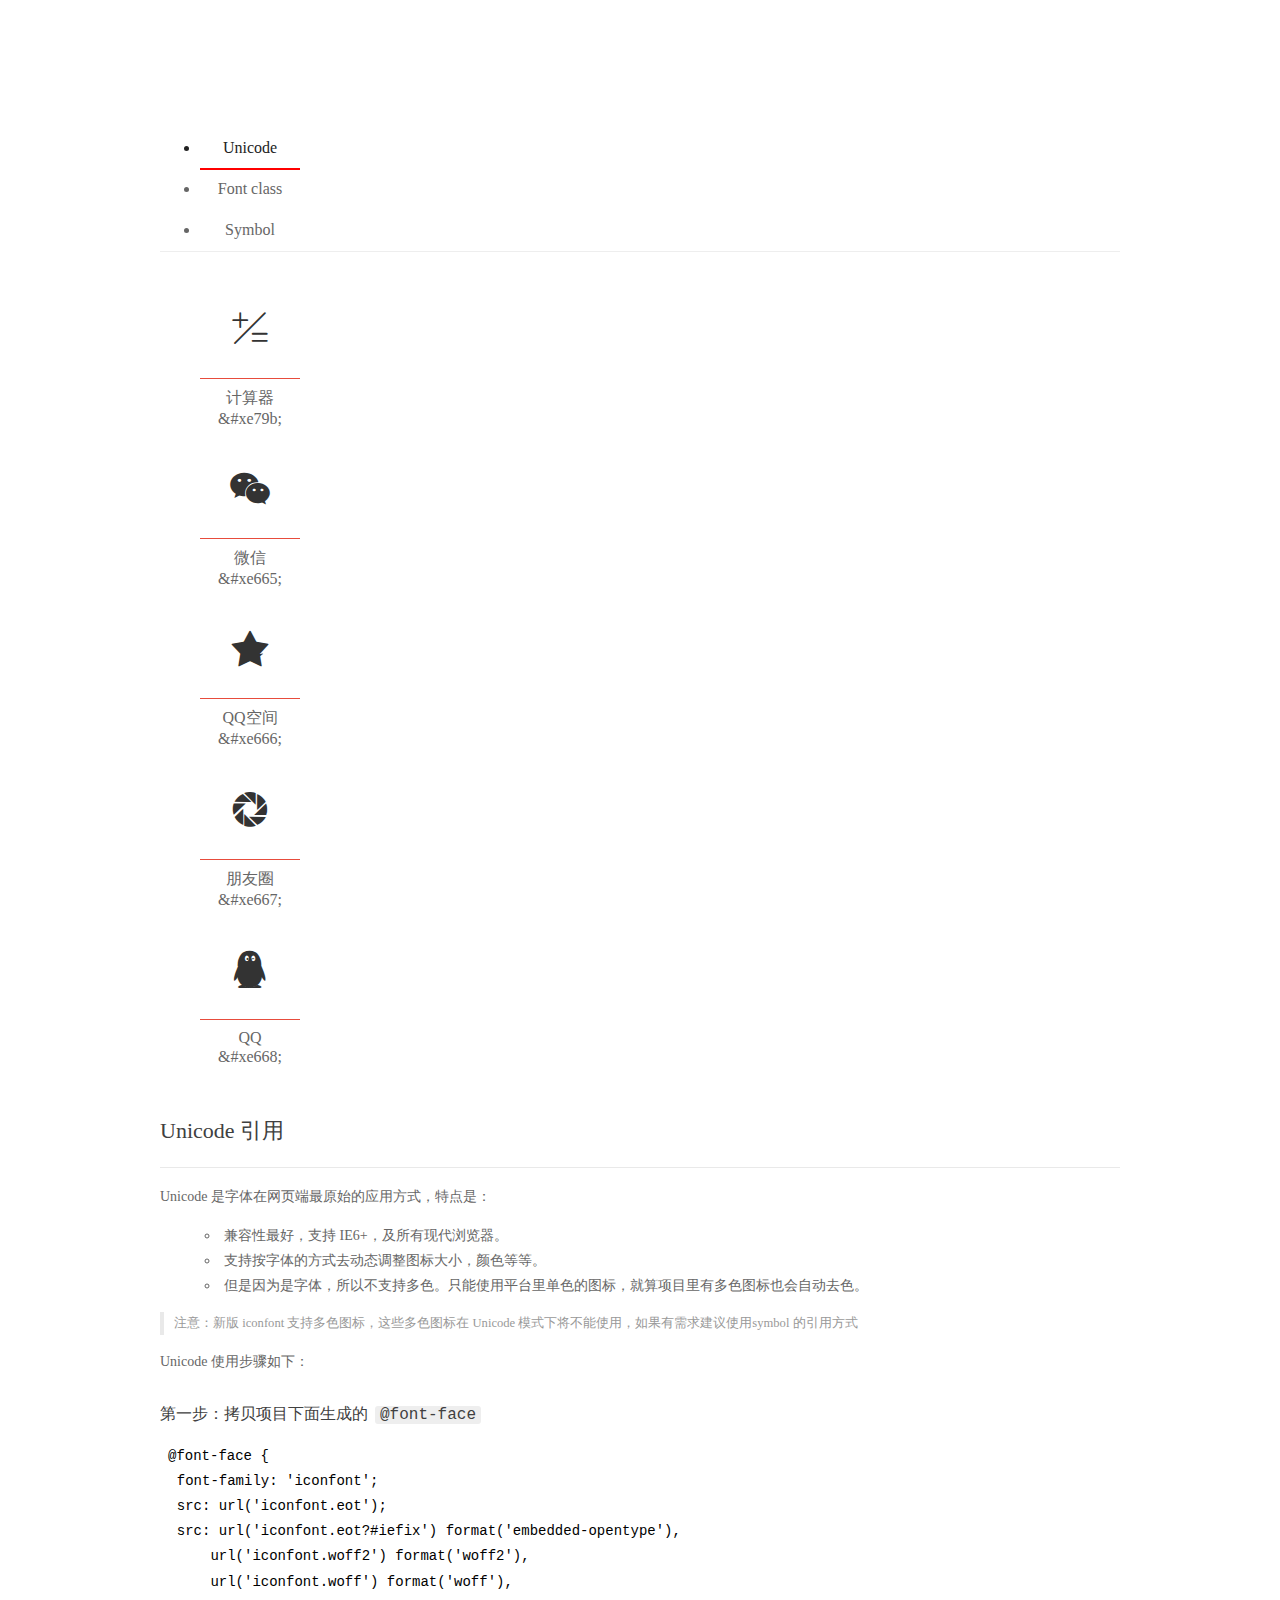
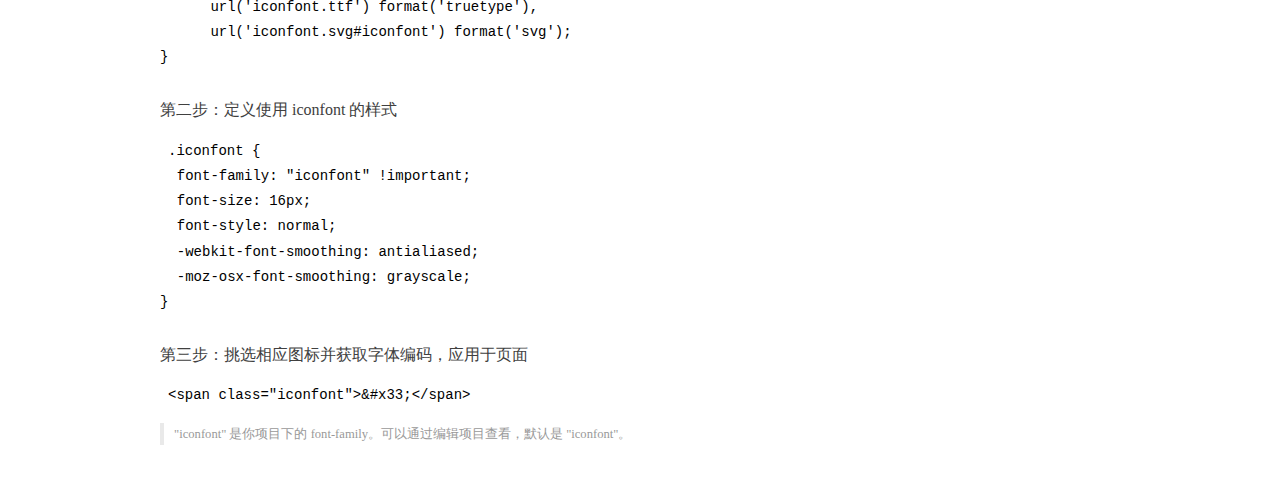
<file: font_7xm6yvyhxxn/demo_index.html>
<!DOCTYPE html>
<html>
<head>
  <meta charset="utf-8"/>
  <title>IconFont Demo</title>
  <link rel="shortcut icon" href="https://img.alicdn.com/tps/i4/TB1_oz6GVXXXXaFXpXXJDFnIXXX-64-64.ico" type="image/x-icon"/>
  <link rel="stylesheet" href="https://g.alicdn.com/thx/cube/1.3.2/cube.min.css">
  <link rel="stylesheet" href="demo.css">
  <link rel="stylesheet" href="iconfont.css">
  <script src="iconfont.js"></script>
  <!-- jQuery -->
  <script src="https://a1.alicdn.com/oss/uploads/2018/12/26/7bfddb60-08e8-11e9-9b04-53e73bb6408b.js"></script>
  <!-- 代码高亮 -->
  <script src="https://a1.alicdn.com/oss/uploads/2018/12/26/a3f714d0-08e6-11e9-8a15-ebf944d7534c.js"></script>
</head>
<body>
  <div class="main">
    <h1 class="logo"><a href="https://www.iconfont.cn/" title="iconfont 首页" target="_blank">&#xe86b;</a></h1>
    <div class="nav-tabs">
      <ul id="tabs" class="dib-box">
        <li class="dib active"><span>Unicode</span></li>
        <li class="dib"><span>Font class</span></li>
        <li class="dib"><span>Symbol</span></li>
      </ul>
      
    </div>
    <div class="tab-container">
      <div class="content unicode" style="display: block;">
          <ul class="icon_lists dib-box">
          
            <li class="dib">
              <span class="icon iconfont">&#xe79b;</span>
                <div class="name">计算器</div>
                <div class="code-name">&amp;#xe79b;</div>
              </li>
          
            <li class="dib">
              <span class="icon iconfont">&#xe665;</span>
                <div class="name">微信</div>
                <div class="code-name">&amp;#xe665;</div>
              </li>
          
            <li class="dib">
              <span class="icon iconfont">&#xe666;</span>
                <div class="name">QQ空间</div>
                <div class="code-name">&amp;#xe666;</div>
              </li>
          
            <li class="dib">
              <span class="icon iconfont">&#xe667;</span>
                <div class="name">朋友圈</div>
                <div class="code-name">&amp;#xe667;</div>
              </li>
          
            <li class="dib">
              <span class="icon iconfont">&#xe668;</span>
                <div class="name">QQ</div>
                <div class="code-name">&amp;#xe668;</div>
              </li>
          
          </ul>
          <div class="article markdown">
          <h2 id="unicode-">Unicode 引用</h2>
          <hr>

          <p>Unicode 是字体在网页端最原始的应用方式，特点是：</p>
          <ul>
            <li>兼容性最好，支持 IE6+，及所有现代浏览器。</li>
            <li>支持按字体的方式去动态调整图标大小，颜色等等。</li>
            <li>但是因为是字体，所以不支持多色。只能使用平台里单色的图标，就算项目里有多色图标也会自动去色。</li>
          </ul>
          <blockquote>
            <p>注意：新版 iconfont 支持多色图标，这些多色图标在 Unicode 模式下将不能使用，如果有需求建议使用symbol 的引用方式</p>
          </blockquote>
          <p>Unicode 使用步骤如下：</p>
          <h3 id="-font-face">第一步：拷贝项目下面生成的 <code>@font-face</code></h3>
<pre><code class="language-css"
>@font-face {
  font-family: 'iconfont';
  src: url('iconfont.eot');
  src: url('iconfont.eot?#iefix') format('embedded-opentype'),
      url('iconfont.woff2') format('woff2'),
      url('iconfont.woff') format('woff'),
      url('iconfont.ttf') format('truetype'),
      url('iconfont.svg#iconfont') format('svg');
}
</code></pre>
          <h3 id="-iconfont-">第二步：定义使用 iconfont 的样式</h3>
<pre><code class="language-css"
>.iconfont {
  font-family: "iconfont" !important;
  font-size: 16px;
  font-style: normal;
  -webkit-font-smoothing: antialiased;
  -moz-osx-font-smoothing: grayscale;
}
</code></pre>
          <h3 id="-">第三步：挑选相应图标并获取字体编码，应用于页面</h3>
<pre>
<code class="language-html"
>&lt;span class="iconfont"&gt;&amp;#x33;&lt;/span&gt;
</code></pre>
          <blockquote>
            <p>"iconfont" 是你项目下的 font-family。可以通过编辑项目查看，默认是 "iconfont"。</p>
          </blockquote>
          </div>
      </div>
      <div class="content font-class">
        <ul class="icon_lists dib-box">
          
          <li class="dib">
            <span class="icon iconfont icon-jisuanqi"></span>
            <div class="name">
              计算器
            </div>
            <div class="code-name">.icon-jisuanqi
            </div>
          </li>
          
          <li class="dib">
            <span class="icon iconfont icon-weixin"></span>
            <div class="name">
              微信
            </div>
            <div class="code-name">.icon-weixin
            </div>
          </li>
          
          <li class="dib">
            <span class="icon iconfont icon-QQkongjian"></span>
            <div class="name">
              QQ空间
            </div>
            <div class="code-name">.icon-QQkongjian
            </div>
          </li>
          
          <li class="dib">
            <span class="icon iconfont icon-pengyouquan"></span>
            <div class="name">
              朋友圈
            </div>
            <div class="code-name">.icon-pengyouquan
            </div>
          </li>
          
          <li class="dib">
            <span class="icon iconfont icon-QQ"></span>
            <div class="name">
              QQ
            </div>
            <div class="code-name">.icon-QQ
            </div>
          </li>
          
        </ul>
        <div class="article markdown">
        <h2 id="font-class-">font-class 引用</h2>
        <hr>

        <p>font-class 是 Unicode 使用方式的一种变种，主要是解决 Unicode 书写不直观，语意不明确的问题。</p>
        <p>与 Unicode 使用方式相比，具有如下特点：</p>
        <ul>
          <li>兼容性良好，支持 IE8+，及所有现代浏览器。</li>
          <li>相比于 Unicode 语意明确，书写更直观。可以很容易分辨这个 icon 是什么。</li>
          <li>因为使用 class 来定义图标，所以当要替换图标时，只需要修改 class 里面的 Unicode 引用。</li>
          <li>不过因为本质上还是使用的字体，所以多色图标还是不支持的。</li>
        </ul>
        <p>使用步骤如下：</p>
        <h3 id="-fontclass-">第一步：引入项目下面生成的 fontclass 代码：</h3>
<pre><code class="language-html">&lt;link rel="stylesheet" href="./iconfont.css"&gt;
</code></pre>
        <h3 id="-">第二步：挑选相应图标并获取类名，应用于页面：</h3>
<pre><code class="language-html">&lt;span class="iconfont icon-xxx"&gt;&lt;/span&gt;
</code></pre>
        <blockquote>
          <p>"
            iconfont" 是你项目下的 font-family。可以通过编辑项目查看，默认是 "iconfont"。</p>
        </blockquote>
      </div>
      </div>
      <div class="content symbol">
          <ul class="icon_lists dib-box">
          
            <li class="dib">
                <svg class="icon svg-icon" aria-hidden="true">
                  <use xlink:href="#icon-jisuanqi"></use>
                </svg>
                <div class="name">计算器</div>
                <div class="code-name">#icon-jisuanqi</div>
            </li>
          
            <li class="dib">
                <svg class="icon svg-icon" aria-hidden="true">
                  <use xlink:href="#icon-weixin"></use>
                </svg>
                <div class="name">微信</div>
                <div class="code-name">#icon-weixin</div>
            </li>
          
            <li class="dib">
                <svg class="icon svg-icon" aria-hidden="true">
                  <use xlink:href="#icon-QQkongjian"></use>
                </svg>
                <div class="name">QQ空间</div>
                <div class="code-name">#icon-QQkongjian</div>
            </li>
          
            <li class="dib">
                <svg class="icon svg-icon" aria-hidden="true">
                  <use xlink:href="#icon-pengyouquan"></use>
                </svg>
                <div class="name">朋友圈</div>
                <div class="code-name">#icon-pengyouquan</div>
            </li>
          
            <li class="dib">
                <svg class="icon svg-icon" aria-hidden="true">
                  <use xlink:href="#icon-QQ"></use>
                </svg>
                <div class="name">QQ</div>
                <div class="code-name">#icon-QQ</div>
            </li>
          
          </ul>
          <div class="article markdown">
          <h2 id="symbol-">Symbol 引用</h2>
          <hr>

          <p>这是一种全新的使用方式，应该说这才是未来的主流，也是平台目前推荐的用法。相关介绍可以参考这篇<a href="">文章</a>
            这种用法其实是做了一个 SVG 的集合，与另外两种相比具有如下特点：</p>
          <ul>
            <li>支持多色图标了，不再受单色限制。</li>
            <li>通过一些技巧，支持像字体那样，通过 <code>font-size</code>, <code>color</code> 来调整样式。</li>
            <li>兼容性较差，支持 IE9+，及现代浏览器。</li>
            <li>浏览器渲染 SVG 的性能一般，还不如 png。</li>
          </ul>
          <p>使用步骤如下：</p>
          <h3 id="-symbol-">第一步：引入项目下面生成的 symbol 代码：</h3>
<pre><code class="language-html">&lt;script src="./iconfont.js"&gt;&lt;/script&gt;
</code></pre>
          <h3 id="-css-">第二步：加入通用 CSS 代码（引入一次就行）：</h3>
<pre><code class="language-html">&lt;style&gt;
.icon {
  width: 1em;
  height: 1em;
  vertical-align: -0.15em;
  fill: currentColor;
  overflow: hidden;
}
&lt;/style&gt;
</code></pre>
          <h3 id="-">第三步：挑选相应图标并获取类名，应用于页面：</h3>
<pre><code class="language-html">&lt;svg class="icon" aria-hidden="true"&gt;
  &lt;use xlink:href="#icon-xxx"&gt;&lt;/use&gt;
&lt;/svg&gt;
</code></pre>
          </div>
      </div>

    </div>
  </div>
  <script>
  $(document).ready(function () {
      $('.tab-container .content:first').show()

      $('#tabs li').click(function (e) {
        var tabContent = $('.tab-container .content')
        var index = $(this).index()

        if ($(this).hasClass('active')) {
          return
        } else {
          $('#tabs li').removeClass('active')
          $(this).addClass('active')

          tabContent.hide().eq(index).fadeIn()
        }
      })
    })
  </script>
</body>
</html>
</file>
<file: font_7xm6yvyhxxn/demo.css>
/* Logo 字体 */
@font-face {
  font-family: "iconfont logo";
  src: url('https://at.alicdn.com/t/font_985780_km7mi63cihi.eot?t=1545807318834');
  src: url('https://at.alicdn.com/t/font_985780_km7mi63cihi.eot?t=1545807318834#iefix') format('embedded-opentype'),
    url('https://at.alicdn.com/t/font_985780_km7mi63cihi.woff?t=1545807318834') format('woff'),
    url('https://at.alicdn.com/t/font_985780_km7mi63cihi.ttf?t=1545807318834') format('truetype'),
    url('https://at.alicdn.com/t/font_985780_km7mi63cihi.svg?t=1545807318834#iconfont') format('svg');
}

.logo {
  font-family: "iconfont logo";
  font-size: 160px;
  font-style: normal;
  -webkit-font-smoothing: antialiased;
  -moz-osx-font-smoothing: grayscale;
}

/* tabs */
.nav-tabs {
  position: relative;
}

.nav-tabs .nav-more {
  position: absolute;
  right: 0;
  bottom: 0;
  height: 42px;
  line-height: 42px;
  color: #666;
}

#tabs {
  border-bottom: 1px solid #eee;
}

#tabs li {
  cursor: pointer;
  width: 100px;
  height: 40px;
  line-height: 40px;
  text-align: center;
  font-size: 16px;
  border-bottom: 2px solid transparent;
  position: relative;
  z-index: 1;
  margin-bottom: -1px;
  color: #666;
}


#tabs .active {
  border-bottom-color: #f00;
  color: #222;
}

.tab-container .content {
  display: none;
}

/* 页面布局 */
.main {
  padding: 30px 100px;
  width: 960px;
  margin: 0 auto;
}

.main .logo {
  color: #333;
  text-align: left;
  margin-bottom: 30px;
  line-height: 1;
  height: 110px;
  margin-top: -50px;
  overflow: hidden;
  *zoom: 1;
}

.main .logo a {
  font-size: 160px;
  color: #333;
}

.helps {
  margin-top: 40px;
}

.helps pre {
  padding: 20px;
  margin: 10px 0;
  border: solid 1px #e7e1cd;
  background-color: #fffdef;
  overflow: auto;
}

.icon_lists {
  width: 100% !important;
  overflow: hidden;
  *zoom: 1;
}

.icon_lists li {
  width: 100px;
  margin-bottom: 10px;
  margin-right: 20px;
  text-align: center;
  list-style: none !important;
  cursor: default;
}

.icon_lists li .code-name {
  line-height: 1.2;
}

.icon_lists .icon {
  display: block;
  height: 100px;
  line-height: 100px;
  font-size: 42px;
  margin: 10px auto;
  color: #333;
  -webkit-transition: font-size 0.25s linear, width 0.25s linear;
  -moz-transition: font-size 0.25s linear, width 0.25s linear;
  transition: font-size 0.25s linear, width 0.25s linear;
}

.icon_lists .icon:hover {
  font-size: 100px;
}

.icon_lists .svg-icon {
  /* 通过设置 font-size 来改变图标大小 */
  width: 1em;
  /* 图标和文字相邻时，垂直对齐 */
  vertical-align: -0.15em;
  /* 通过设置 color 来改变 SVG 的颜色/fill */
  fill: currentColor;
  /* path 和 stroke 溢出 viewBox 部分在 IE 下会显示
      normalize.css 中也包含这行 */
  overflow: hidden;
}

.icon_lists li .name,
.icon_lists li .code-name {
  color: #666;
}

/* markdown 样式 */
.markdown {
  color: #666;
  font-size: 14px;
  line-height: 1.8;
}

.highlight {
  line-height: 1.5;
}

.markdown img {
  vertical-align: middle;
  max-width: 100%;
}

.markdown h1 {
  color: #404040;
  font-weight: 500;
  line-height: 40px;
  margin-bottom: 24px;
}

.markdown h2,
.markdown h3,
.markdown h4,
.markdown h5,
.markdown h6 {
  color: #404040;
  margin: 1.6em 0 0.6em 0;
  font-weight: 500;
  clear: both;
}

.markdown h1 {
  font-size: 28px;
}

.markdown h2 {
  font-size: 22px;
}

.markdown h3 {
  font-size: 16px;
}

.markdown h4 {
  font-size: 14px;
}

.markdown h5 {
  font-size: 12px;
}

.markdown h6 {
  font-size: 12px;
}

.markdown hr {
  height: 1px;
  border: 0;
  background: #e9e9e9;
  margin: 16px 0;
  clear: both;
}

.markdown p {
  margin: 1em 0;
}

.markdown>p,
.markdown>blockquote,
.markdown>.highlight,
.markdown>ol,
.markdown>ul {
  width: 80%;
}

.markdown ul>li {
  list-style: circle;
}

.markdown>ul li,
.markdown blockquote ul>li {
  margin-left: 20px;
  padding-left: 4px;
}

.markdown>ul li p,
.markdown>ol li p {
  margin: 0.6em 0;
}

.markdown ol>li {
  list-style: decimal;
}

.markdown>ol li,
.markdown blockquote ol>li {
  margin-left: 20px;
  padding-left: 4px;
}

.markdown code {
  margin: 0 3px;
  padding: 0 5px;
  background: #eee;
  border-radius: 3px;
}

.markdown strong,
.markdown b {
  font-weight: 600;
}

.markdown>table {
  border-collapse: collapse;
  border-spacing: 0px;
  empty-cells: show;
  border: 1px solid #e9e9e9;
  width: 95%;
  margin-bottom: 24px;
}

.markdown>table th {
  white-space: nowrap;
  color: #333;
  font-weight: 600;
}

.markdown>table th,
.markdown>table td {
  border: 1px solid #e9e9e9;
  padding: 8px 16px;
  text-align: left;
}

.markdown>table th {
  background: #F7F7F7;
}

.markdown blockquote {
  font-size: 90%;
  color: #999;
  border-left: 4px solid #e9e9e9;
  padding-left: 0.8em;
  margin: 1em 0;
}

.markdown blockquote p {
  margin: 0;
}

.markdown .anchor {
  opacity: 0;
  transition: opacity 0.3s ease;
  margin-left: 8px;
}

.markdown .waiting {
  color: #ccc;
}

.markdown h1:hover .anchor,
.markdown h2:hover .anchor,
.markdown h3:hover .anchor,
.markdown h4:hover .anchor,
.markdown h5:hover .anchor,
.markdown h6:hover .anchor {
  opacity: 1;
  display: inline-block;
}

.markdown>br,
.markdown>p>br {
  clear: both;
}


.hljs {
  display: block;
  background: white;
  padding: 0.5em;
  color: #333333;
  overflow-x: auto;
}

.hljs-comment,
.hljs-meta {
  color: #969896;
}

.hljs-string,
.hljs-variable,
.hljs-template-variable,
.hljs-strong,
.hljs-emphasis,
.hljs-quote {
  color: #df5000;
}

.hljs-keyword,
.hljs-selector-tag,
.hljs-type {
  color: #a71d5d;
}

.hljs-literal,
.hljs-symbol,
.hljs-bullet,
.hljs-attribute {
  color: #0086b3;
}

.hljs-section,
.hljs-name {
  color: #63a35c;
}

.hljs-tag {
  color: #333333;
}

.hljs-title,
.hljs-attr,
.hljs-selector-id,
.hljs-selector-class,
.hljs-selector-attr,
.hljs-selector-pseudo {
  color: #795da3;
}

.hljs-addition {
  color: #55a532;
  background-color: #eaffea;
}

.hljs-deletion {
  color: #bd2c00;
  background-color: #ffecec;
}

.hljs-link {
  text-decoration: underline;
}

/* 代码高亮 */
/* PrismJS 1.15.0
https://prismjs.com/download.html#themes=prism&languages=markup+css+clike+javascript */
/**
 * prism.js default theme for JavaScript, CSS and HTML
 * Based on dabblet (http://dabblet.com)
 * @author Lea Verou
 */
code[class*="language-"],
pre[class*="language-"] {
  color: black;
  background: none;
  text-shadow: 0 1px white;
  font-family: Consolas, Monaco, 'Andale Mono', 'Ubuntu Mono', monospace;
  text-align: left;
  white-space: pre;
  word-spacing: normal;
  word-break: normal;
  word-wrap: normal;
  line-height: 1.5;

  -moz-tab-size: 4;
  -o-tab-size: 4;
  tab-size: 4;

  -webkit-hyphens: none;
  -moz-hyphens: none;
  -ms-hyphens: none;
  hyphens: none;
}

pre[class*="language-"]::-moz-selection,
pre[class*="language-"] ::-moz-selection,
code[class*="language-"]::-moz-selection,
code[class*="language-"] ::-moz-selection {
  text-shadow: none;
  background: #b3d4fc;
}

pre[class*="language-"]::selection,
pre[class*="language-"] ::selection,
code[class*="language-"]::selection,
code[class*="language-"] ::selection {
  text-shadow: none;
  background: #b3d4fc;
}

@media print {

  code[class*="language-"],
  pre[class*="language-"] {
    text-shadow: none;
  }
}

/* Code blocks */
pre[class*="language-"] {
  padding: 1em;
  margin: .5em 0;
  overflow: auto;
}

:not(pre)>code[class*="language-"],
pre[class*="language-"] {
  background: #f5f2f0;
}

/* Inline code */
:not(pre)>code[class*="language-"] {
  padding: .1em;
  border-radius: .3em;
  white-space: normal;
}

.token.comment,
.token.prolog,
.token.doctype,
.token.cdata {
  color: slategray;
}

.token.punctuation {
  color: #999;
}

.namespace {
  opacity: .7;
}

.token.property,
.token.tag,
.token.boolean,
.token.number,
.token.constant,
.token.symbol,
.token.deleted {
  color: #905;
}

.token.selector,
.token.attr-name,
.token.string,
.token.char,
.token.builtin,
.token.inserted {
  color: #690;
}

.token.operator,
.token.entity,
.token.url,
.language-css .token.string,
.style .token.string {
  color: #9a6e3a;
  background: hsla(0, 0%, 100%, .5);
}

.token.atrule,
.token.attr-value,
.token.keyword {
  color: #07a;
}

.token.function,
.token.class-name {
  color: #DD4A68;
}

.token.regex,
.token.important,
.token.variable {
  color: #e90;
}

.token.important,
.token.bold {
  font-weight: bold;
}

.token.italic {
  font-style: italic;
}

.token.entity {
  cursor: help;
}
</file>
<file: font_7xm6yvyhxxn/iconfont.css>
@font-face {font-family: "iconfont";
  src: url('iconfont.eot?t=1593846840012'); /* IE9 */
  src: url('iconfont.eot?t=1593846840012#iefix') format('embedded-opentype'), /* IE6-IE8 */
  url('[data-uri]') format('woff2'),
  url('iconfont.woff?t=1593846840012') format('woff'),
  url('iconfont.ttf?t=1593846840012') format('truetype'), /* chrome, firefox, opera, Safari, Android, iOS 4.2+ */
  url('iconfont.svg?t=1593846840012#iconfont') format('svg'); /* iOS 4.1- */
}

.iconfont {
  font-family: "iconfont" !important;
  font-size: 16px;
  font-style: normal;
  box-shadow: 0 1px #e74c3c;
  -webkit-font-smoothing: antialiased;
  -moz-osx-font-smoothing: grayscale;
}

.icon-jisuanqi:before {
  content: "\e79b";
}

.icon-weixin:before {
  content: "\e665";
}

.icon-QQkongjian:before {
  content: "\e666";
}

.icon-pengyouquan:before {
  content: "\e667";
}

.icon-QQ:before {
  content: "\e668";
}
</file>
